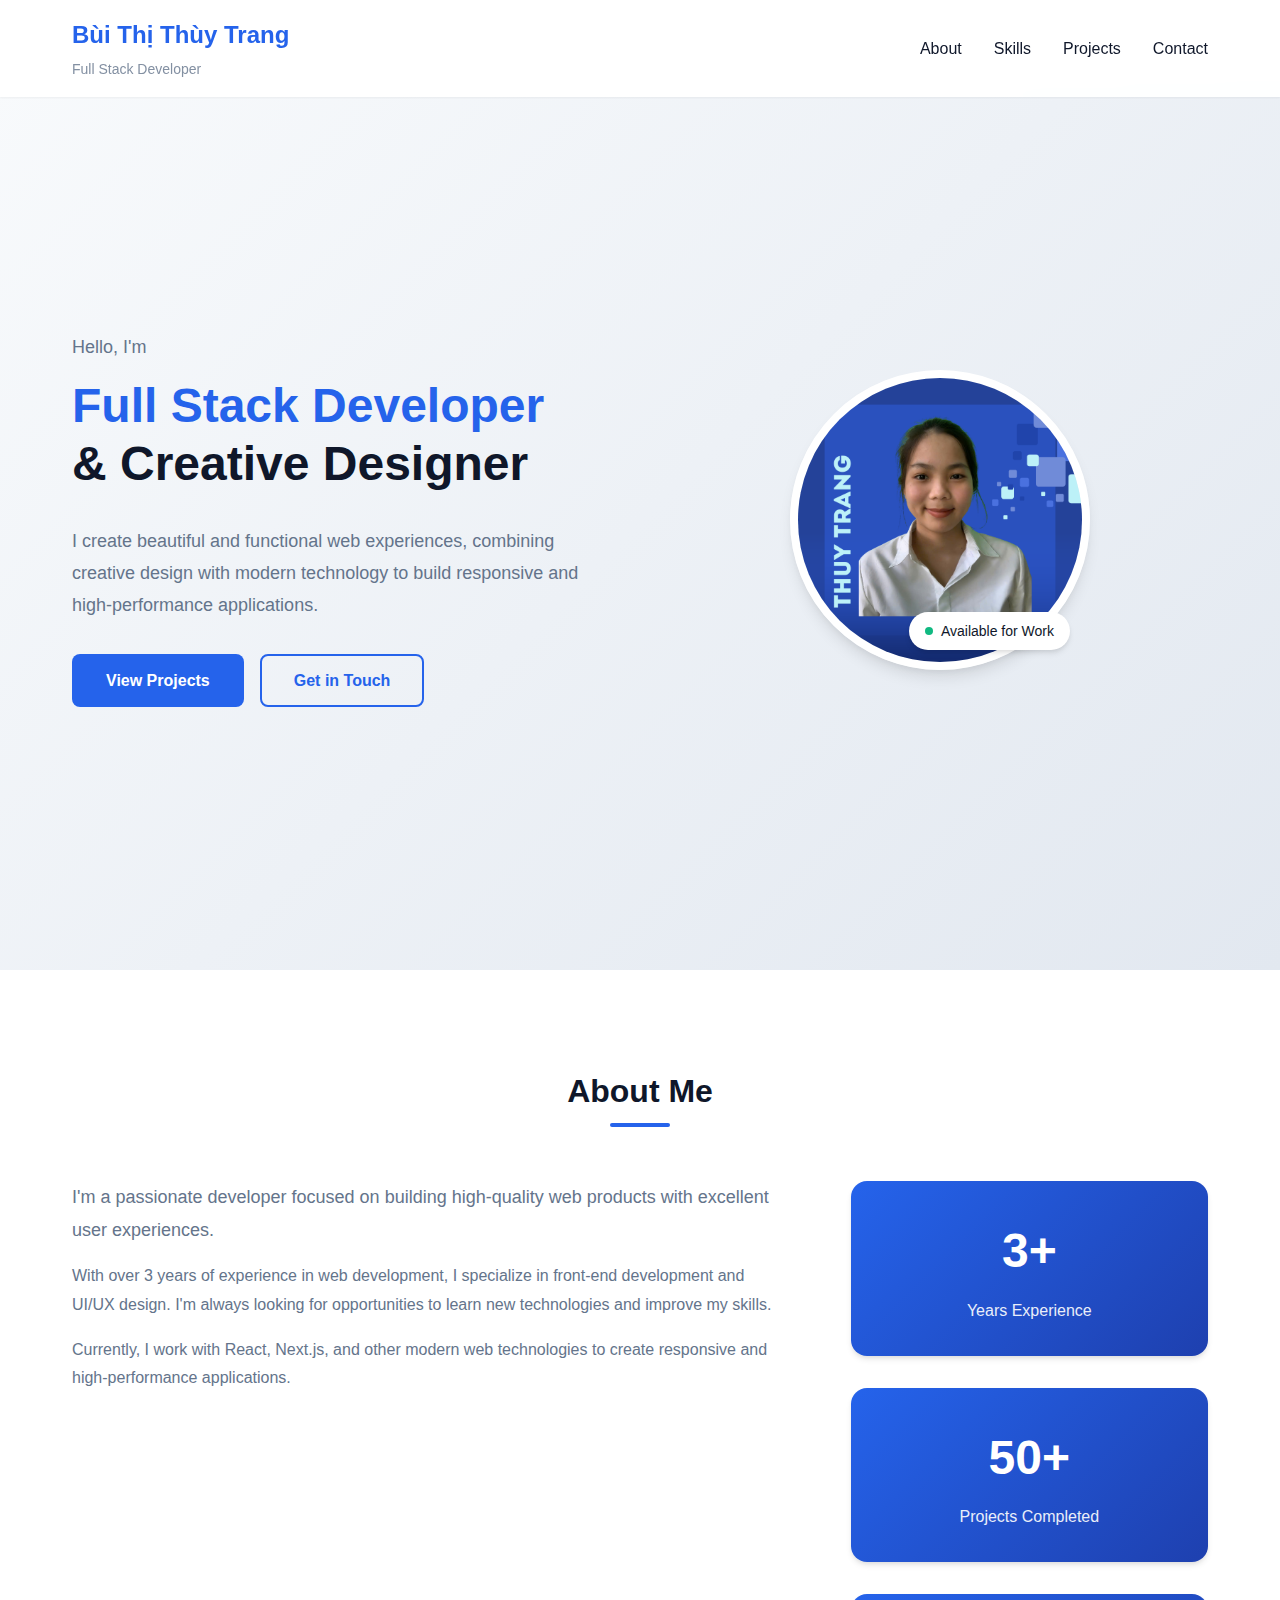
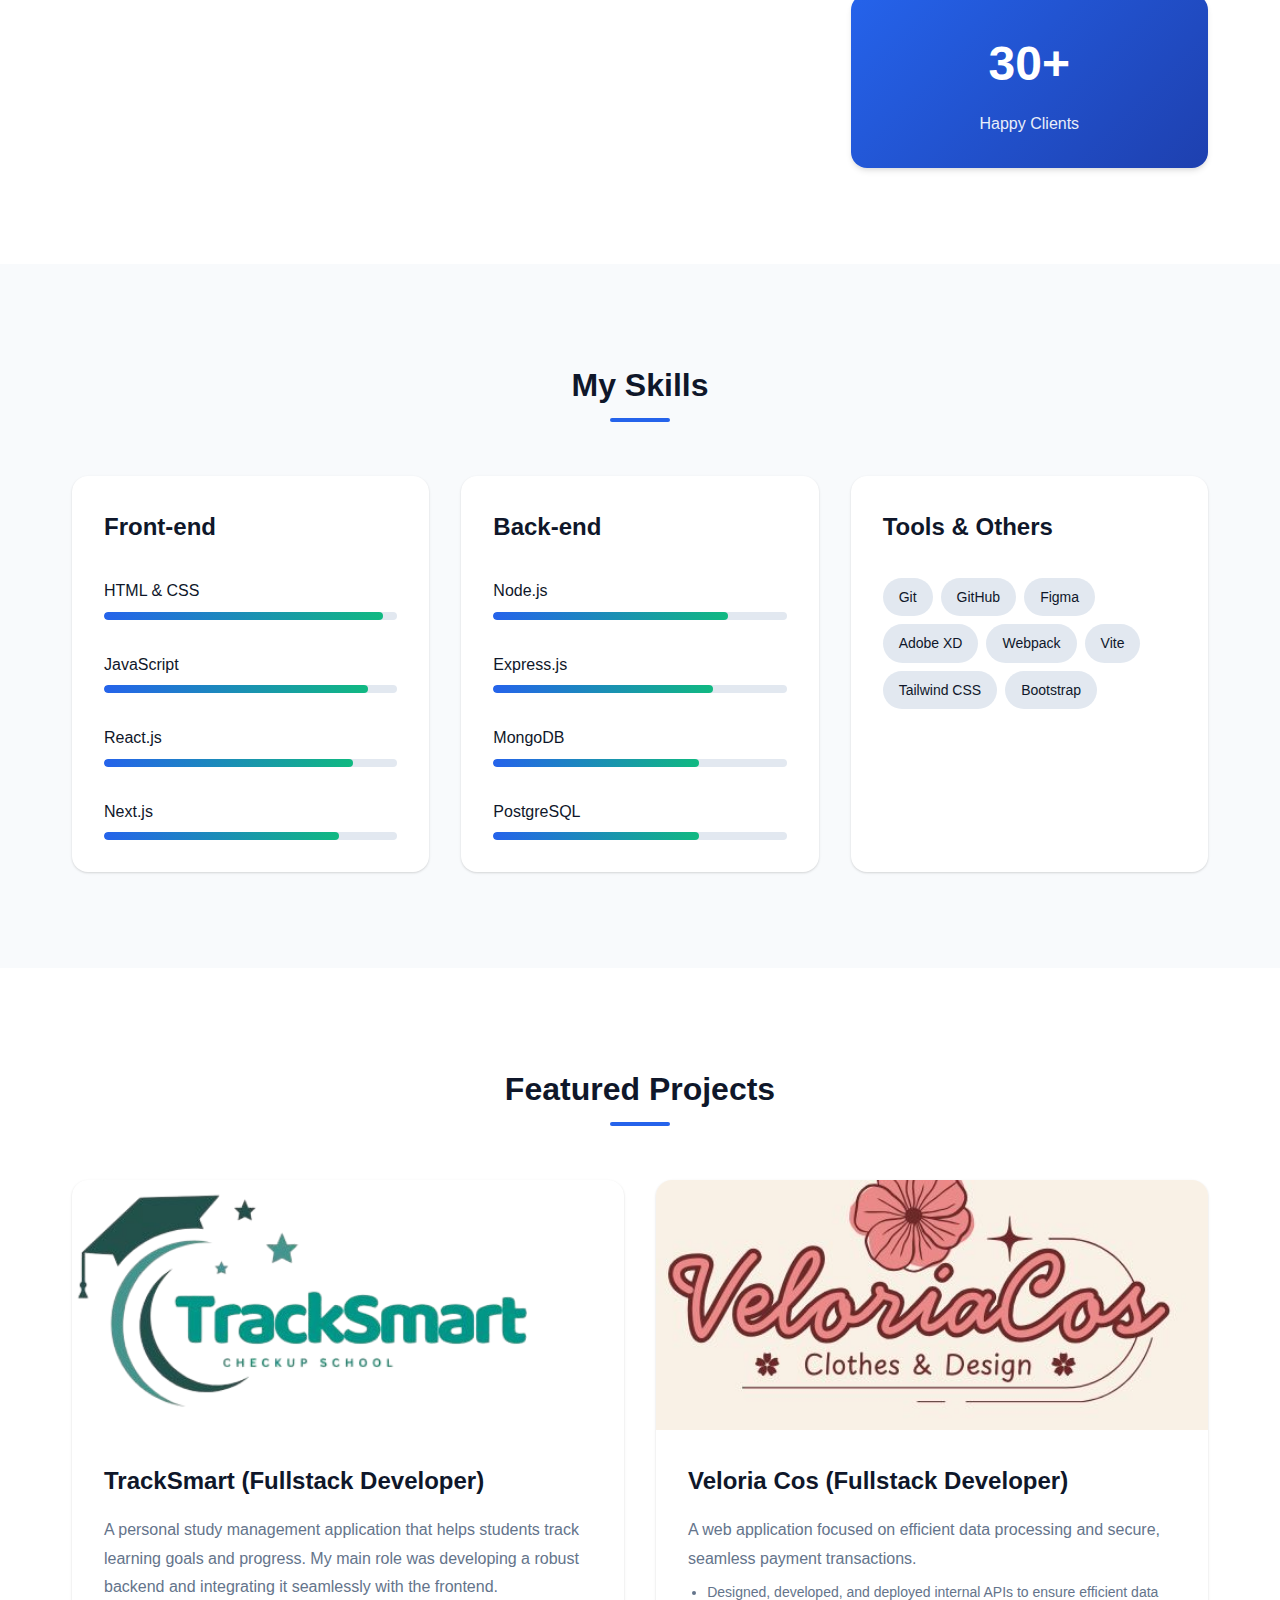
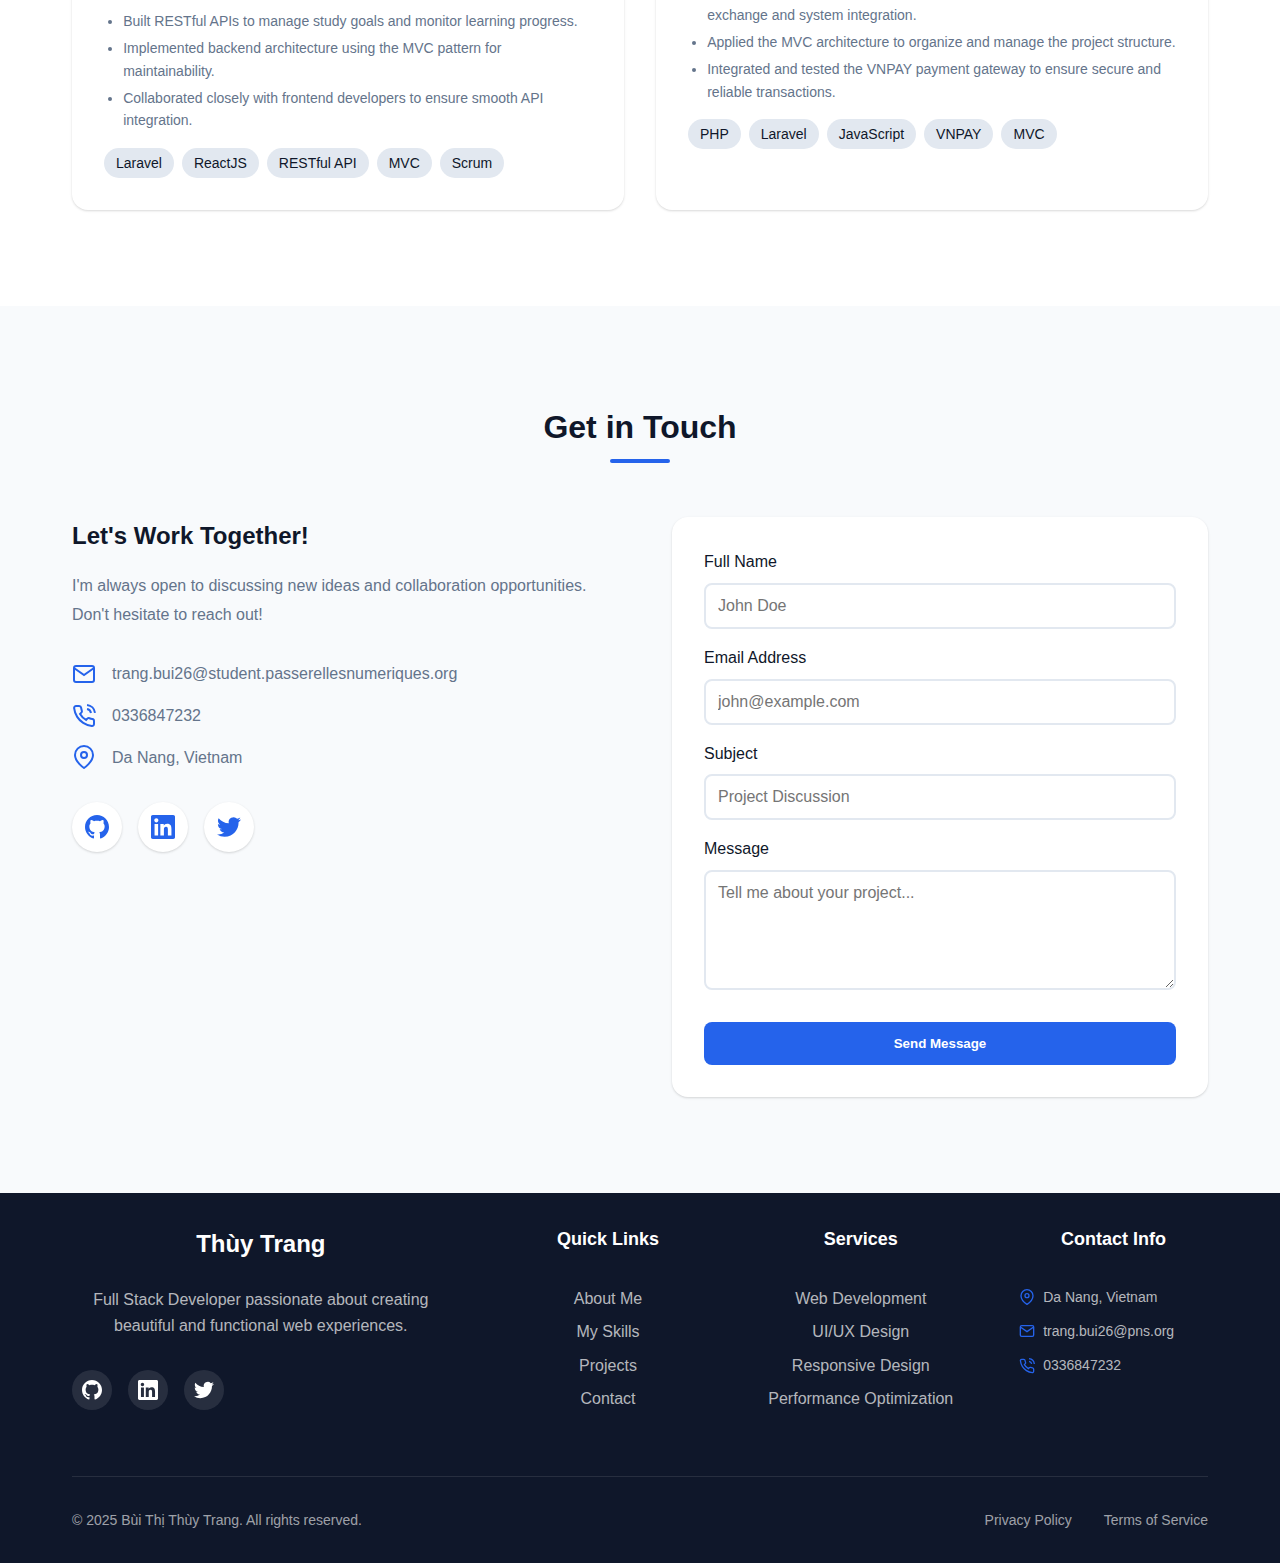
<file: index.html>
<!DOCTYPE html>
<html lang="vi">
<head>
    <meta charset="UTF-8">
    <meta name="viewport" content="width=device-width, initial-scale=1.0">
    <meta name="description" content="Portfolio cá nhân - Developer & Designer">
    <title>Portfolio - Thùy Trang</title>
    <link rel="stylesheet" href="styles.css">
</head>
<body>
    <!-- Navigation -->
    <div id="nav-container"></div>

    <!-- Hero Section -->
    <div id="hero-container"></div>

    <!-- About Section -->
    <div id="about-container"></div>

    <!-- Skills Section -->
    <div id="skills-container"></div>

    <!-- Projects Section -->
    <div id="projects-container"></div>

    <!-- Contact Section -->
    <div id="contact-container"></div>

    <!-- Footer -->
    <div id="footer-container"></div>

    <!-- Load component loader before the main script -->
    <script src="js/component-loader.js"></script>
    <script src="script.js"></script>
</body>
</html>
</file>
<file: styles.css>
/* Reset & Base Styles */
* {
  margin: 0;
  padding: 0;
  box-sizing: border-box;
}

:root {
  /* Colors */
  --primary: #2563eb;
  --primary-dark: #1e40af;
  --secondary: #10b981;
  --dark: #0f172a;
  --dark-secondary: #1e293b;
  --gray: #64748b;
  --light-gray: #e2e8f0;
  --white: #ffffff;

  /* Spacing */
  --spacing-xs: 0.5rem;
  --spacing-sm: 1rem;
  --spacing-md: 2rem;
  --spacing-lg: 4rem;
  --spacing-xl: 6rem;

  /* Typography */
  --font-sans: -apple-system, BlinkMacSystemFont, "Segoe UI", Roboto, "Helvetica Neue", Arial, sans-serif;
  --font-size-sm: 0.875rem;
  --font-size-base: 1rem;
  --font-size-lg: 1.125rem;
  --font-size-xl: 1.5rem;
  --font-size-2xl: 2rem;
  --font-size-3xl: 3rem;

  /* Shadows */
  --shadow-sm: 0 1px 2px 0 rgba(0, 0, 0, 0.05);
  --shadow: 0 1px 3px 0 rgba(0, 0, 0, 0.1), 0 1px 2px 0 rgba(0, 0, 0, 0.06);
  --shadow-md: 0 4px 6px -1px rgba(0, 0, 0, 0.1), 0 2px 4px -1px rgba(0, 0, 0, 0.06);
  --shadow-lg: 0 10px 15px -3px rgba(0, 0, 0, 0.1), 0 4px 6px -2px rgba(0, 0, 0, 0.05);

  /* Border Radius */
  --radius: 0.5rem;
  --radius-lg: 1rem;

  /* Transitions */
  --transition: all 0.3s ease;
}

html {
  scroll-behavior: smooth;
}

body {
  font-family: var(--font-sans);
  font-size: var(--font-size-base);
  line-height: 1.6;
  color: var(--dark);
  background: var(--white);
}

.container {
  max-width: 1200px;
  margin: 0 auto;
  padding: 0 var(--spacing-md);
}

/* Navigation */
.nav {
  position: fixed;
  top: 0;
  left: 0;
  right: 0;
  background: rgba(255, 255, 255, 0.95);
  backdrop-filter: blur(10px);
  box-shadow: var(--shadow-sm);
  z-index: 1000;
  transition: var(--transition);
}

.nav.scrolled {
  box-shadow: var(--shadow-md);
}

.nav-container {
  max-width: 1200px;
  margin: 0 auto;
  padding: var(--spacing-sm) var(--spacing-md);
  display: flex;
  justify-content: space-between;
  align-items: center;
}

.logo {
  font-size: var(--font-size-xl);
  font-weight: 700;
  color: var(--primary);
  text-decoration: none;
  transition: var(--transition);
  display: flex;
  flex-direction: column;
  gap: 0.25rem;
}

.logo:hover {
  color: var(--primary-dark);
}

.logo-name {
  font-size: var(--font-size-xl);
  font-weight: 700;
}

.logo-title {
  font-size: var(--font-size-sm);
  font-weight: 400;
  color: var(--gray);
  opacity: 0.8;
}

.nav-menu {
  display: flex;
  gap: var(--spacing-md);
  list-style: none;
}

.nav-link {
  color: var(--dark);
  text-decoration: none;
  font-weight: 500;
  transition: var(--transition);
  position: relative;
}

.nav-link::after {
  content: "";
  position: absolute;
  bottom: -5px;
  left: 0;
  width: 0;
  height: 2px;
  background: var(--primary);
  transition: var(--transition);
}

.nav-link:hover {
  color: var(--primary);
}

.nav-link:hover::after {
  width: 100%;
}

.nav-toggle {
  display: none;
  flex-direction: column;
  gap: 5px;
  background: none;
  border: none;
  cursor: pointer;
  padding: 0.5rem;
}

.nav-toggle span {
  width: 25px;
  height: 2px;
  background: var(--dark);
  transition: var(--transition);
}

/* Hero Section */
.hero {
  min-height: 100vh;
  display: flex;
  align-items: center;
  padding: var(--spacing-xl) 0;
  background: linear-gradient(135deg, #f8fafc 0%, #e2e8f0 100%);
  margin-top: 70px;
}

.hero-container {
  max-width: 1200px;
  margin: 0 auto;
  padding: 0 var(--spacing-md);
  display: grid;
  grid-template-columns: 1fr 1fr;
  gap: var(--spacing-lg);
  align-items: center;
}

.hero-greeting {
  font-size: var(--font-size-lg);
  color: var(--gray);
  margin-bottom: var(--spacing-sm);
}

.hero-title {
  font-size: var(--font-size-3xl);
  font-weight: 700;
  line-height: 1.2;
  margin-bottom: var(--spacing-md);
  color: var(--dark);
}

.highlight {
  color: var(--primary);
  position: relative;
  display: inline-block;
}

.hero-description {
  font-size: var(--font-size-lg);
  color: var(--gray);
  margin-bottom: var(--spacing-md);
  line-height: 1.8;
}

.hero-buttons {
  display: flex;
  gap: var(--spacing-sm);
}

.btn {
  padding: 0.75rem 2rem;
  border-radius: var(--radius);
  font-weight: 600;
  text-decoration: none;
  display: inline-block;
  transition: var(--transition);
  border: 2px solid transparent;
}

.btn-primary {
  background: var(--primary);
  color: var(--white);
}

.btn-primary:hover {
  background: var(--primary-dark);
  transform: translateY(-2px);
  box-shadow: var(--shadow-lg);
}

.btn-secondary {
  background: transparent;
  color: var(--primary);
  border-color: var(--primary);
}

.btn-secondary:hover {
  background: var(--primary);
  color: var(--white);
  transform: translateY(-2px);
}

.btn-full {
  width: 100%;
}

/* Profile Card */
.hero-image {
  display: flex;
  justify-content: center;
}

.profile-card {
  position: relative;
  animation: float 3s ease-in-out infinite;
}

@keyframes float {
  0%,
  100% {
    transform: translateY(0);
  }
  50% {
    transform: translateY(-20px);
  }
}

.profile-avatar {
  width: 300px;
  height: 300px;
  border-radius: 50%;
  overflow: hidden;
  border: 8px solid var(--white);
  box-shadow: var(--shadow-lg);
}

.profile-avatar img {
  width: 100%;
  height: 100%;
  object-fit: cover;
}

.status-badge {
  position: absolute;
  bottom: 20px;
  right: 20px;
  background: var(--white);
  padding: 0.5rem 1rem;
  border-radius: 2rem;
  box-shadow: var(--shadow-md);
  display: flex;
  align-items: center;
  gap: 0.5rem;
  font-size: var(--font-size-sm);
  font-weight: 500;
}

.status-dot {
  width: 8px;
  height: 8px;
  background: var(--secondary);
  border-radius: 50%;
  animation: pulse 2s infinite;
}

@keyframes pulse {
  0%,
  100% {
    opacity: 1;
  }
  50% {
    opacity: 0.5;
  }
}

/* Section Styles */
.section {
  padding: var(--spacing-xl) 0;
}

.section-title {
  font-size: var(--font-size-2xl);
  font-weight: 700;
  text-align: center;
  margin-bottom: var(--spacing-lg);
  color: var(--dark);
  position: relative;
}

.section-title::after {
  content: "";
  position: absolute;
  bottom: -10px;
  left: 50%;
  transform: translateX(-50%);
  width: 60px;
  height: 4px;
  background: var(--primary);
  border-radius: 2px;
}

/* About Section */
.about {
  background: var(--white);
}

.about-content {
  display: grid;
  grid-template-columns: 2fr 1fr;
  gap: var(--spacing-lg);
  align-items: start;
}

.about-text {
  display: flex;
  flex-direction: column;
  gap: var(--spacing-sm);
}

.text-large {
  font-size: var(--font-size-lg);
  font-weight: 500;
  color: var(--dark);
}

.about-text p {
  color: var(--gray);
  line-height: 1.8;
}

.about-stats {
  display: flex;
  flex-direction: column;
  gap: var(--spacing-md);
}

.stat-card {
  background: linear-gradient(135deg, var(--primary) 0%, var(--primary-dark) 100%);
  padding: var(--spacing-md);
  border-radius: var(--radius-lg);
  text-align: center;
  color: var(--white);
  box-shadow: var(--shadow-md);
  transition: var(--transition);
}

.stat-card:hover {
  transform: translateY(-5px);
  box-shadow: var(--shadow-lg);
}

.stat-number {
  font-size: var(--font-size-3xl);
  font-weight: 700;
  margin-bottom: var(--spacing-xs);
}

.stat-label {
  font-size: var(--font-size-base);
  opacity: 0.9;
}

/* Skills Section */
.skills {
  background: #f8fafc;
}

.skills-grid {
  display: grid;
  grid-template-columns: repeat(auto-fit, minmax(300px, 1fr));
  gap: var(--spacing-md);
}

.skill-category {
  background: var(--white);
  padding: var(--spacing-md);
  border-radius: var(--radius-lg);
  box-shadow: var(--shadow);
}

.category-title {
  font-size: var(--font-size-xl);
  font-weight: 600;
  margin-bottom: var(--spacing-md);
  color: var(--dark);
}

.skill-list {
  display: flex;
  flex-direction: column;
  gap: var(--spacing-md);
}

.skill-item {
  display: flex;
  flex-direction: column;
  gap: 0.5rem;
}

.skill-name {
  font-weight: 500;
  color: var(--dark);
}

.skill-bar {
  height: 8px;
  background: var(--light-gray);
  border-radius: 4px;
  overflow: hidden;
}

.skill-progress {
  height: 100%;
  background: linear-gradient(90deg, var(--primary) 0%, var(--secondary) 100%);
  width: var(--progress);
  border-radius: 4px;
  transition: width 1s ease;
}

.skill-tags {
  display: flex;
  flex-wrap: wrap;
  gap: var(--spacing-xs);
}

.skill-tag {
  background: var(--light-gray);
  color: var(--dark);
  padding: 0.5rem 1rem;
  border-radius: 2rem;
  font-size: var(--font-size-sm);
  font-weight: 500;
  transition: var(--transition);
}

.skill-tag:hover {
  background: var(--primary);
  color: var(--white);
  transform: translateY(-2px);
}

/* Projects Section */
.projects {
  background: var(--white);
}
.project-responsibilities {
  list-style: disc;
  margin-left: 1.2rem;
  margin-bottom: 1rem;
}

.project-responsibilities li {
  font-size: var(--font-size-sm);
  color: var(--gray);
  line-height: 1.6;
  margin-bottom: 0.3rem;
}

.projects-grid {
  display: grid;
  grid-template-columns: repeat(auto-fit, minmax(350px, 1fr));
  gap: var(--spacing-md);
}

.project-card {
  background: var(--white);
  border-radius: var(--radius-lg);
  overflow: hidden;
  box-shadow: var(--shadow);
  transition: var(--transition);
}

.project-card:hover {
  transform: translateY(-10px);
  box-shadow: var(--shadow-lg);
}

.project-image {
  position: relative;
  height: 250px;
  overflow: hidden;
}

.project-image > img {
  width: 100%;
  height: 100%;
  object-fit: cover;
  transition: transform 0.5s ease;
}

.project-card:hover .project-image > img {
  transform: scale(1.1);
}

.project-overlay {
  position: absolute;
  inset: 0;
  background: rgba(37, 99, 235, 0.9);
  display: flex;
  justify-content: center;
  align-items: center;
  gap: 1rem;
  opacity: 0;
  pointer-events: none;
  transition: opacity 0.3s ease;
}

.project-card:hover .project-overlay {
  opacity: 1;
  pointer-events: auto;
}

.project-link {
  width: 50px;
  height: 50px;
  background: transparent;
  border: 2px solid #ffffff;
  border-radius: 50%;

  display: flex;
  justify-content: center;
  align-items: center;

  transition: all 0.3s ease;
}

.project-link img {
  width: 24px;
  height: 24px;
}

.project-link:hover {
  background: #ffffff;
  transform: scale(1.1);
}
.project-link:hover img {
  filter: invert(1); 
}

.project-content {
  padding: var(--spacing-md);
}

.project-title {
  font-size: var(--font-size-xl);
  font-weight: 600;
  margin-bottom: var(--spacing-sm);
  color: var(--dark);
}

.project-description {
  color: var(--gray);
  line-height: 1.8;
  margin-bottom: 0.5rem;
}

.project-tags {
  display: flex;
  flex-wrap: wrap;
  gap: var(--spacing-xs);
}

.tag {
  background: var(--light-gray);
  color: var(--dark);
  padding: 0.25rem 0.75rem;
  border-radius: 1rem;
  font-size: var(--font-size-sm);
  font-weight: 500;
}


/* Contact Section */
.contact {
  background: #f8fafc;
}

.contact-content {
  display: grid;
  /* Changed from 1fr 1fr to ensure proper display on all screens */
  grid-template-columns: repeat(auto-fit, minmax(300px, 1fr));
  gap: var(--spacing-lg);
  align-items: start;
}

.contact-info h3 {
  font-size: var(--font-size-xl);
  font-weight: 600;
  margin-bottom: var(--spacing-sm);
  color: var(--dark);
}

.contact-info p {
  color: var(--gray);
  line-height: 1.8;
  margin-bottom: var(--spacing-md);
}

.contact-details {
  display: flex;
  flex-direction: column;
  gap: var(--spacing-sm);
  margin-bottom: var(--spacing-md);
}

.contact-item {
  display: flex;
  align-items: center;
  gap: var(--spacing-sm);
  color: var(--gray);
}

.contact-item svg {
  color: var(--primary);
  flex-shrink: 0;
}

/* Added explicit styling for social links container */
.social-links {
  display: flex;
  gap: var(--spacing-sm);
  margin-top: var(--spacing-md);
  flex-wrap: wrap;
}

.social-link {
  width: 50px;
  height: 50px;
  background: var(--white);
  border-radius: 50%;
  display: flex;
  justify-content: center;
  align-items: center;
  color: var(--primary);
  transition: var(--transition);
  box-shadow: var(--shadow);
  text-decoration: none;
}

.social-link svg {
  width: 24px;
  height: 24px;
}

.social-link:hover {
  background: var(--primary);
  color: var(--white);
  transform: translateY(-5px);
  box-shadow: var(--shadow-lg);
}

/* Contact Form */
.contact-form {
  background: var(--white);
  padding: var(--spacing-md);
  border-radius: var(--radius-lg);
  box-shadow: var(--shadow);
  /* Ensure form displays properly */
  display: flex;
  flex-direction: column;
  width: 100%;
}

.form-group {
  display: flex;
  flex-direction: column;
  gap: 0.5rem;
  margin-bottom: var(--spacing-sm);
}

.form-group label {
  font-weight: 500;
  color: var(--dark);
}

.form-group input,
.form-group textarea {
  padding: 0.75rem;
  border: 2px solid var(--light-gray);
  border-radius: var(--radius);
  font-family: var(--font-sans);
  font-size: var(--font-size-base);
  transition: var(--transition);
  width: 100%;
}

.form-group input:focus,
.form-group textarea:focus {
  outline: none;
  border-color: var(--primary);
}

.form-group textarea {
  resize: vertical;
  min-height: 120px;
}

/* Footer */
.footer {
  background: var(--dark);
  color: var(--white);
  padding: var(--spacing-md) 0 var(--spacing-md);
  text-align: center;
}

.footer-grid {
  display: grid;
  grid-template-columns: 2fr 1fr 1fr 1fr;
  gap: var(--spacing-lg);
  margin-bottom: var(--spacing-lg);
}

.footer-section {
  display: flex;
  flex-direction: column;
  gap: var(--spacing-sm);
}

.footer-brand {
  font-size: var(--font-size-xl);
  font-weight: 700;
  color: var(--white);
  margin-bottom: var(--spacing-xs);
}

.footer-description {
  color: rgba(255, 255, 255, 0.7);
  line-height: 1.6;
  margin-bottom: var(--spacing-sm);
}

.footer-social {
  display: flex;
  gap: var(--spacing-sm);
}

.footer-social-link {
  width: 40px;
  height: 40px;
  background: rgba(255, 255, 255, 0.1);
  border-radius: 50%;
  display: flex;
  justify-content: center;
  align-items: center;
  color: var(--white);
  transition: var(--transition);
}

.footer-social-link:hover {
  background: var(--primary);
  transform: translateY(-3px);
}

.footer-title {
  font-size: var(--font-size-lg);
  font-weight: 600;
  color: var(--white);
  margin-bottom: var(--spacing-sm);
}

.footer-links {
  display: flex;
  flex-direction: column;
  gap: 0.5rem;
  list-style: none;
}

.footer-links li {
  list-style: none;
}

.footer-links a {
  color: rgba(255, 255, 255, 0.7);
  text-decoration: none;
  transition: var(--transition);
  font-size: var(--font-size-base);
}

.footer-links a:hover {
  color: var(--white);
  padding-left: 5px;
}

.footer-contact {
  display: flex;
  flex-direction: column;
  gap: 0.75rem;
  list-style: none;
}

.footer-contact li {
  display: flex;
  align-items: center;
  gap: 0.5rem;
  color: rgba(255, 255, 255, 0.7);
  font-size: var(--font-size-sm);
}

.footer-contact svg {
  color: var(--primary);
  flex-shrink: 0;
}

.footer-bottom {
  border-top: 1px solid rgba(255, 255, 255, 0.1);
  padding-top: var(--spacing-md);
  display: flex;
  justify-content: space-between;
  align-items: center;
  flex-wrap: wrap;
  gap: var(--spacing-sm);
}

.footer-bottom p {
  color: rgba(255, 255, 255, 0.6);
  font-size: var(--font-size-sm);
  margin: 0;
}

.footer-bottom-links {
  display: flex;
  gap: var(--spacing-md);
}

.footer-bottom-links a {
  color: rgba(255, 255, 255, 0.6);
  text-decoration: none;
  font-size: var(--font-size-sm);
  transition: var(--transition);
}

.footer-bottom-links a:hover {
  color: var(--white);
}

/* Responsive Design */
@media (max-width: 768px) {
  .nav-menu {
    position: fixed;
    top: 70px;
    left: -100%;
    width: 100%;
    height: calc(100vh - 70px);
    background: var(--white);
    flex-direction: column;
    padding: var(--spacing-md);
    transition: var(--transition);
    box-shadow: var(--shadow-lg);
  }

  .nav-menu.active {
    left: 0;
  }

  .nav-toggle {
    display: flex;
  }

  .nav-toggle.active span:nth-child(1) {
    transform: rotate(45deg) translate(5px, 5px);
  }

  .nav-toggle.active span:nth-child(2) {
    opacity: 0;
  }

  .nav-toggle.active span:nth-child(3) {
    transform: rotate(-45deg) translate(7px, -6px);
  }

  .hero-container {
    grid-template-columns: 1fr;
    text-align: center;
  }

  .hero-title {
    font-size: var(--font-size-2xl);
  }

  .hero-buttons {
    justify-content: center;
    flex-wrap: wrap;
  }

  .profile-avatar {
    width: 250px;
    height: 250px;
  }

  .about-content {
    grid-template-columns: 1fr;
  }

  .contact-content {
    grid-template-columns: 1fr;
  }

  .projects-grid {
    grid-template-columns: 1fr;
  }
}

@media (max-width: 480px) {
  :root {
    --font-size-3xl: 2rem;
    --font-size-2xl: 1.5rem;
    --font-size-xl: 1.25rem;
  }

  .hero {
    padding: var(--spacing-md) 0;
  }

  .section {
    padding: var(--spacing-md) 0;
  }

  .profile-avatar {
    width: 200px;
    height: 200px;
  }

  .btn {
    padding: 0.625rem 1.5rem;
    width: 100%;
  }
}

/* Scroll Animations */
.fade-in {
  opacity: 0;
  transform: translateY(30px);
  transition: opacity 0.6s ease, transform 0.6s ease;
}

.fade-in.visible {
  opacity: 1;
  transform: translateY(0);
}

/* Added btn-block class for full width button */
.btn-block {
  width: 100%;
  margin-top: var(--spacing-sm);
}
</file>
